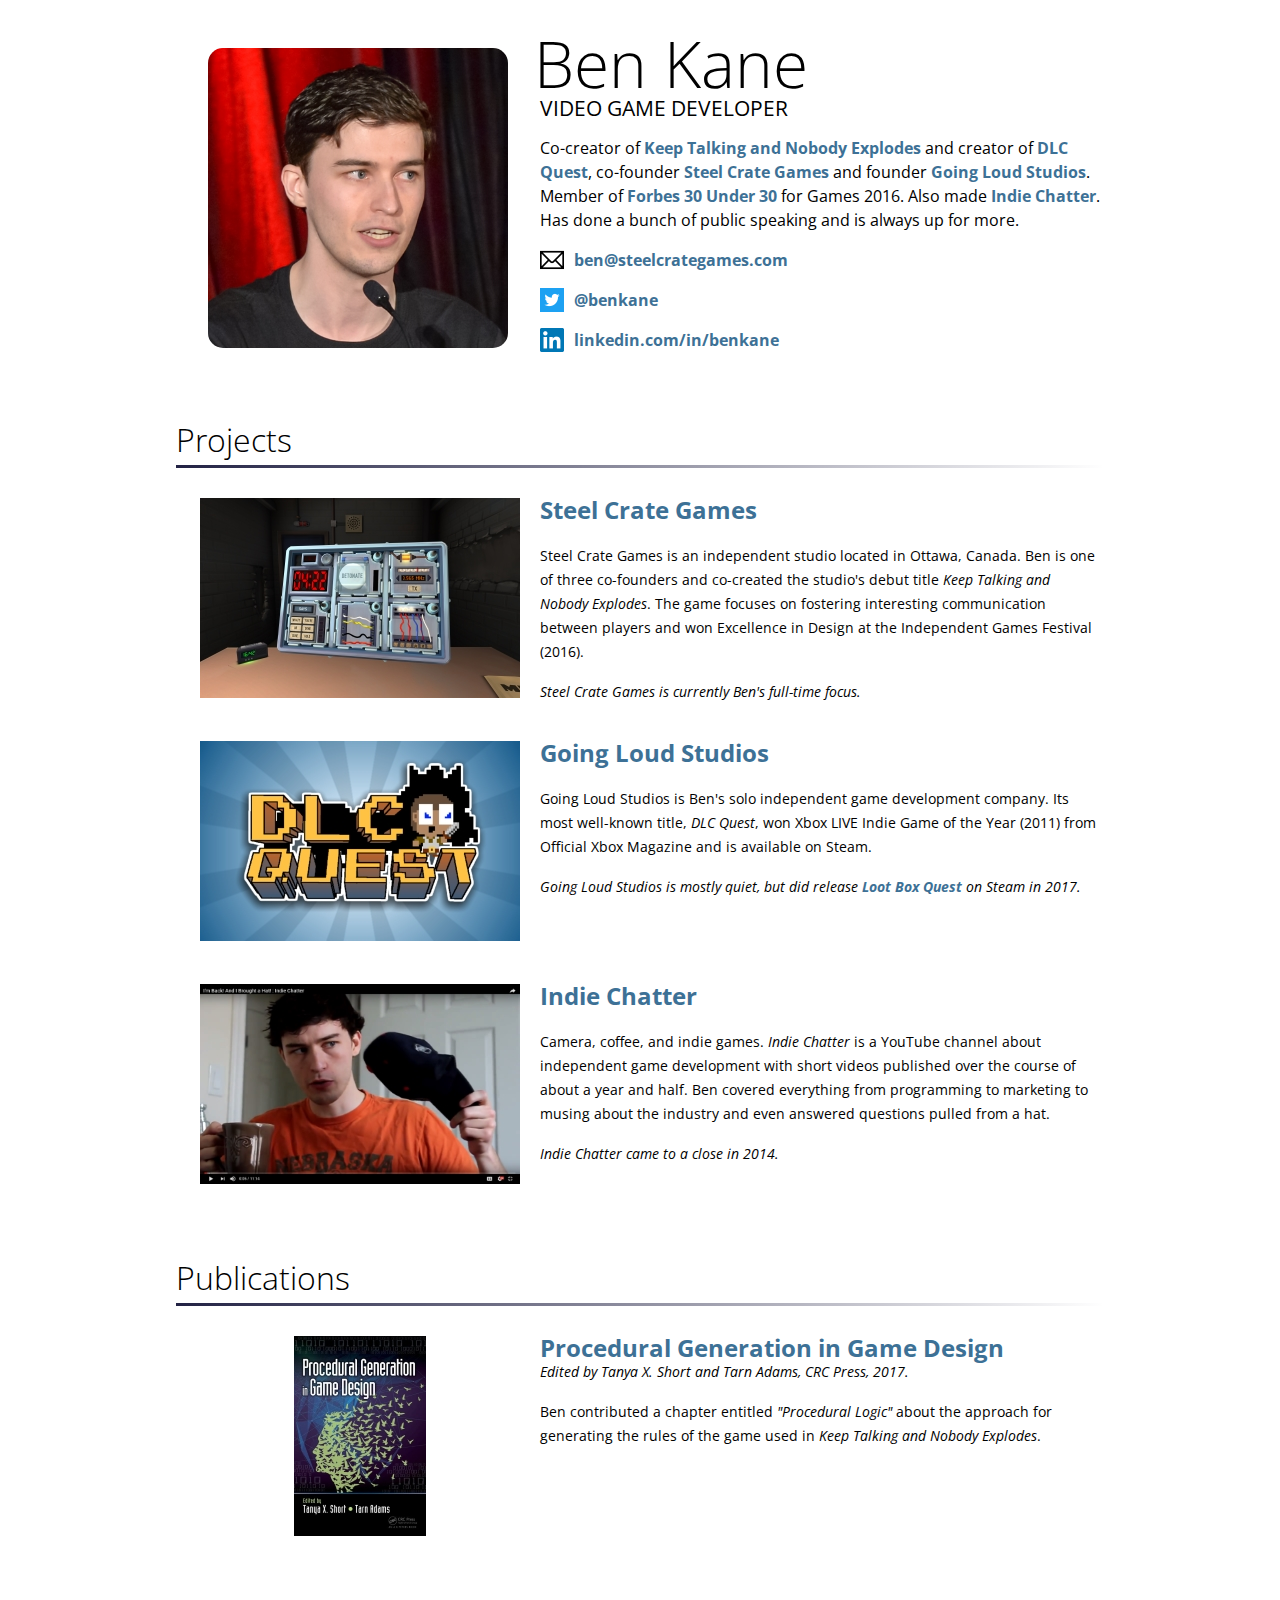
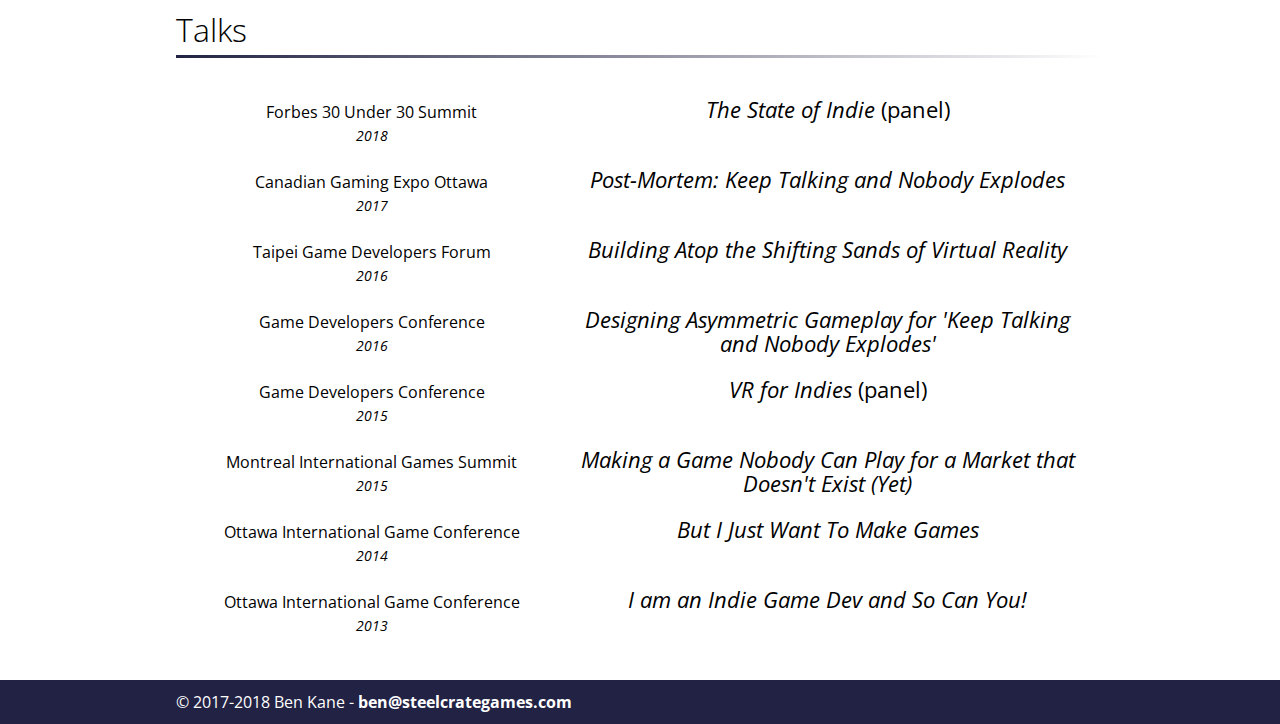
<file: benkane/index.html>
<!DOCTYPE>
<html lang="en">
    <head>
        <link rel="stylesheet" href="assets/stylesheets/reset.css">
        <link rel="stylesheet" href="assets/stylesheets/main.css">
        <link href="https://fonts.googleapis.com/css?family=Open+Sans:100,300,400,700,400italic" rel="stylesheet" type="text/css">
        <meta charset="utf-8">
        <meta name="viewport" content="width=device-width, initial-scale=1">
        <title>Ben Kane</title>
    </head>
    <body>
        <div class="body-container">
            <!-- HEADER -->
            <section class="container">
                <div class="header-img-container c1">
                    <img class="header-img" src="assets/images/benkane_gdc_2015_463_463.jpg">
                </div>
                <div class="c2">
                    <h1 class="name">Ben&nbsp;Kane</h1>
                    <p class="tagline">Video Game Developer</p>

                    <!-- Biography -->
                    <p>Co-creator of <a href="http://www.keeptalkinggame.com">Keep Talking and Nobody Explodes</a> and creator of <a href="http://www.dlcquest.com">DLC Quest</a>, co-founder <a href="http://www.steelcrategames.com">Steel Crate Games</a> and founder <a href="http://www.goingloudstudios.com">Going Loud Studios</a>. Member of <a href="https://www.forbes.com/30-under-30-2016/games">Forbes 30 Under 30</a> for Games 2016. Also made <a href="http://www.youtube.com/IndieChatter">Indie Chatter</a>. Has done a bunch of public speaking and is always up for more.</p>

                    <!-- Contact Info -->
                    <p><a href="mailto:ben@steelcrategames.com"><img class="small-icon" src="assets/images/icon_email.png">ben@steelcrategames.com</a></p>
                    <p><a href="http://twitter.com/benkane"><img class="small-icon" src="assets/images/icon_twitter.png">@benkane</a></p>
                    <p><a href="http://linkedin.com/in/benkane"><img class="small-icon" src="assets/images/icon_linkedin.png">linkedin.com/in/benkane</a></p>
                </div>
            </section>


            <!-- PROJECTS -->
            <section>
                <div class="section-header">
                    <h2>Projects</h2>
                    <hr>
                </div>
                <div class="project container">
                    <div class="project-thumbnail c1">
                        <a href="http://www.steelcrategames.com"><img src="assets/images/keep_talking_and_nobody_explodes.jpg"></a>
                    </div>
                    <div class="c2">
                        <h2><a href="http://www.steelcrategames.com">Steel Crate Games</a></h2>
                        <p>Steel Crate Games is an independent studio located in Ottawa, Canada. Ben is one of three co-founders and co-created the studio's debut title <cite>Keep Talking and Nobody Explodes</cite>. The game focuses on fostering interesting communication between players and won Excellence in Design at the Independent Games Festival (2016).</p>
                        <p class="current-status">Steel Crate Games is currently Ben's full-time focus.</p>
                    </div>
                </div>

                <div class="project container">
                    <div class="project-thumbnail c1">
                        <a href="http://www.goingloudstudios.com"><img src="assets/images/dlc_quest.jpg"></a>
                    </div>
                    <div class="c2">               
                        <h2><a href="http://www.goingloudstudios.com">Going Loud Studios</a></h2>
                        <p>Going Loud Studios is Ben's solo independent game development company. Its most well-known title, <cite>DLC Quest</cite>, won Xbox LIVE Indie Game of the Year (2011) from Official Xbox Magazine and is available on Steam.</p>
                        <p class="current-status">Going Loud Studios is mostly quiet, but did release <a href="http://www.lootboxquest.com">Loot Box Quest</a> on Steam in 2017.</p>
                    </div>
                </div>

                <div class="project container">
                    <div class="project-thumbnail c1">
                        <a href="http://www.youtube.com/indiechatter"><img src="assets/images/indie_chatter.jpg"></a>
                    </div>
                    <div class="c2">
                        <h2><a href="http://www.youtube.com/indiechatter">Indie Chatter</a></h2>
                        <p>Camera, coffee, and indie games. <cite>Indie Chatter</cite> is a YouTube channel about independent game development with short videos published over the course of about a year and half. Ben covered everything from programming to marketing to musing about the industry and even answered questions pulled from a hat.</p>
                        <p class="current-status">Indie Chatter came to a close in 2014.</p>
                    </div>
                </div>
            </section>

            <!-- PUBLICATIONS -->
            <section>
                <div class="section-header">
                    <h2>Publications</h2>
                    <hr>
                </div>
                <div class="project container">
                    <div class="project-thumbnail c1">
                        <a href="https://www.crcpress.com/Procedural-Generation-in-Game-Design/Short-Adams/p/book/9781498799195"><img src="assets/images/procedural_generation_in_game_design.jpg"></a>
                    </div>
                    <div class="c2">
                        <h2 class="publication-title"><a href="https://www.crcpress.com/Procedural-Generation-in-Game-Design/Short-Adams/p/book/9781498799195">Procedural Generation in Game Design</a></h2>
                        <p class="publication-tagline">Edited by Tanya X. Short and Tarn Adams, CRC Press, 2017.</p>
                        <p>Ben contributed a chapter entitled <cite>"Procedural Logic"</cite> about the approach for generating the rules of the game used in <cite>Keep Talking and Nobody Explodes</cite>.</p>
                    </div>
                </div>
            </section>

            <!-- PAST TALKS -->
            <section>
                <div class="section-header">
                    <h2>Talks</h2>
                    <hr>
                </div>
                <table class="talks">
				    <tr>
                        <td class="event">
                            <p class="event-name">Forbes 30 Under 30 Summit</p>
                            <p class="event-date">2018</p>
                        </td>
                        <td class="talk-title"><cite>The State of Indie</cite> (panel)</td>
                    </tr>
                    <tr>
                        <td class="event">
                            <p class="event-name">Canadian Gaming Expo Ottawa</p>
                            <p class="event-date">2017</p>
                        </td>
                        <td class="talk-title"><cite>Post-Mortem: Keep Talking and Nobody Explodes</cite></td>
                    </tr>
                    <tr>
                        <td class="event">
                            <p class="event-name">Taipei Game Developers Forum</p>
                            <p class="event-date">2016</p>
                        </td>
                        <td class="talk-title"><cite>Building Atop the Shifting Sands of Virtual Reality</cite></td>
                    </tr>
                    <tr>
                        <td class="event">
                            <p class="event-name">Game Developers Conference</p>
                            <p class="event-date">2016</p>
                        </td>
                        <td class="talk-title"><cite>Designing Asymmetric Gameplay for 'Keep Talking and Nobody Explodes'</cite></td>
                    </tr>
                    <tr>
                        <td class="event">
                            <p class="event-name">Game Developers Conference</p>
                            <p class="event-date">2015</p>
                        </td>
                        <td class="talk-title"><cite>VR for Indies</cite> (panel)</td>
                    </tr>
                    <tr>
                        <td class="event">
                            <p class="event-name">Montreal International Games Summit</p>
                            <p class="event-date">2015</p>
                        </td>
                        <td class="talk-title"><cite>Making a Game Nobody Can Play for a Market that Doesn't Exist (Yet)</cite></td>
                    </tr>
                    <tr>
                        <td class="event">
                            <p class="event-name">Ottawa International Game Conference</p>
                            <p class="event-date">2014</p>
                        </td>
                        <td class="talk-title"><cite>But I Just Want To Make Games</cite></td>
                    </tr>
                    <tr>
                        <td class="event">
                            <p class="event-name">Ottawa International Game Conference</p>
                            <p class="event-date">2013</p>
                        </td>
                        <td class="talk-title"><cite>I am an Indie Game Dev and So Can You!</cite></td>
                    </tr>
                </table>
            </section>
        </div>

        <footer class="footer">
            <section class="footer-container">
                <p>&copy; 2017-2018 Ben Kane - <a href="mailto:ben@steelcrategames.com">ben@steelcrategames.com</a></p>
            </section>
        </footer>
    </body>
</html>
</file>
<file: benkane/assets/stylesheets/main.css>
/*
===============
 Clearfix
 http://learn.shayhowe.com/html-css/positioning-content/#practice-1
============
*/

.group:before,
.group:after {
	content: "";
	display: table;
}

.group:after {
	clear: both;
}

.group {
	clear: both;
	*zoom: 1;
}

*,
*:before,
*:after {
	-webkit-box-sizing: border-box;
	   -moz-box-sizing: border-box;
			box-sizing: border-box;
}

/*
===============
 Typography
============
*/

body {
    font-family: 'Open Sans', sans-serif;
    background: #ffffff;
    line-height: 1.5em;
    width: 100%;
}

h1, h2 {
    margin-bottom: 22px;
}

p {
    margin-bottom: 16px;
}

a {
    text-decoration: none;
    color: #3D7196;
    font-weight: 700;
}

cite {
    font-style: italic;
}
/*
===============
 Main
============
*/

.body-container {
    max-width: 960px;
    min-width: 320px;
    margin: 2em auto;
    padding: 0 1em;
}

.footer-container {
    max-width: 960px;
    min-width: 320px;
    margin: 0 auto;
    padding: 0 1em;
}

.container {
  display: -webkit-flex;
  display: flex;
  -webkit-flex-flow: row wrap;
  flex-flow: row wrap;
}

.c1 {
    width: 300px;
    flex-grow: 1;
}

.c2 {
    width: 500px;
    flex-grow: 1;
}

img {
    display: block;
    max-width: 100%;
}

.header-img-container {
    padding: 1em;
}

.header-img {
    border-radius: 5%;
    margin: auto;
    max-height: 300px;
}

.name {
    font-weight: 300;
    font-size: 4em;
    margin: 20px;
    text-indent: -0.4em;
}

.tagline {
    text-transform: uppercase;
    font-size: 1.3em;
}

.project {
    margin: 0 0.3em 1.5em 0.3em;
    font-size: 14px;
}

.project-thumbnail {
    margin-bottom: 22px;
    padding: 0 0.5em;
}

.project-thumbnail img {
    margin: 0 auto;
}


.project h2 {
    font-size: 24px;
    font-weight: 100;
}
.current-status {
    font-size: 14px;
    font-style: italic;
}

.footer {
    background: #224;
}

.footer a,
.footer p {
        color: #fff;
}

.footer .container,
.footer p {
    margin-bottom: 0;
    padding: 10px 0;
}

.section-header h2 {
    color: #000;
    font-size: 2em;
    font-weight: 100;
    padding: 12px 12px 5px 0;
    margin-top: 1.5em;
    margin-bottom: 0;
}

.section-header hr {
    background-image: linear-gradient(to right, #224, transparent);
    border: 0;
    height: 3px;
    margin-bottom: 30px;
}

table.talks {
    border-collapse: collapse;
    margin: 0 0.5em;
}

.talks p {
    margin: 0;
}

.talks td {
    padding: 10px;
}

.talks .event-name,
.talks .event-date {
    text-align: center;
}

.talks .event-date {
    font-size: 0.9em;
    font-style: italic;
}

.talks .event {
    width: 35%;
}

.talk-title {
    font-size: 1.4em;
    width: 50%;
    text-align: center;
}

.small-icon {
    float: left;
    height: 1.5em; 
    margin-right: 10px;
}

.publication-title {
    margin-bottom: 0;
}

.publication-tagline {
    font-style: italic;
}
</file>
